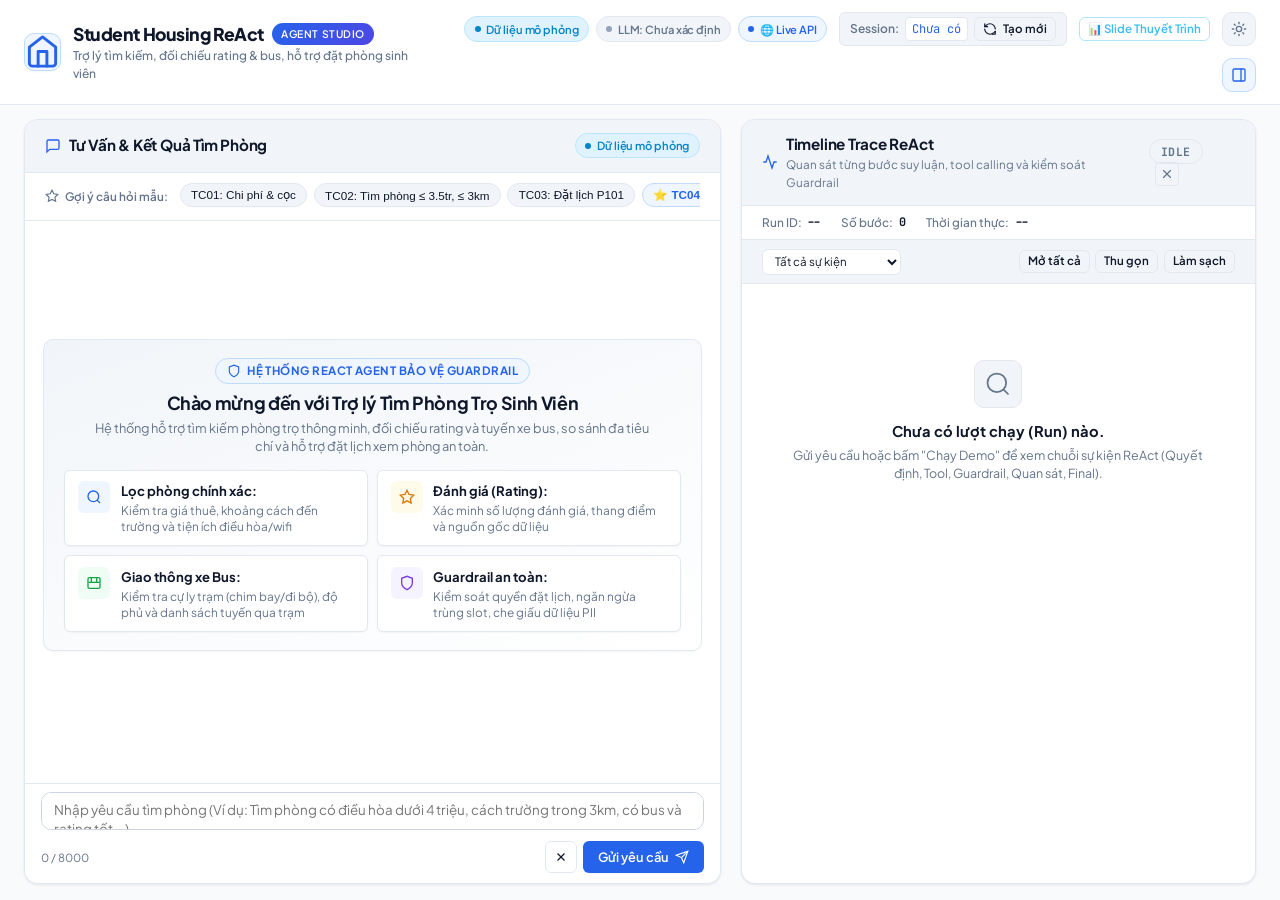
<file: web/index.html>
<!DOCTYPE html>
<html lang="vi">
<head>
  <meta charset="UTF-8">
  <meta name="viewport" content="width=device-width, initial-scale=1.0">
  <meta http-equiv="X-UA-Compatible" content="ie=edge">
  <title>Student Housing ReAct Agent - Trợ lý Tìm Phòng Trọ Sinh Viên</title>
  
  <!-- Fonts: Plus Jakarta Sans & JetBrains Mono for a clean, modern aesthetic -->
  <link rel="preconnect" href="https://fonts.googleapis.com">
  <link rel="preconnect" href="https://fonts.gstatic.com" crossorigin>
  <link href="https://fonts.googleapis.com/css2?family=JetBrains+Mono:wght@400;500;600&family=Plus+Jakarta+Sans:wght@400;500;600;700;800&display=swap" rel="stylesheet">
  
  <link rel="stylesheet" href="styles.css">
</head>
<body>
  <!-- Top App Header -->
  <header class="app-header">
    <div class="header-left">
      <div class="brand-logo" aria-hidden="true">
        <svg class="h-6 w-6 text-primary-brand" viewBox="0 0 24 24" fill="none" stroke="currentColor" stroke-width="2" stroke-linecap="round" stroke-linejoin="round">
          <path d="m3 9 9-7 9 7v11a2 2 0 0 1-2 2H5a2 2 0 0 1-2-2z"/>
          <polyline points="9 22 9 12 15 12 15 22"/>
        </svg>
      </div>
      <div>
        <div class="brand-title-wrap">
          <h1 class="brand-title">Student Housing ReAct</h1>
          <span class="badge badge-accent">Agent Studio</span>
        </div>
        <p class="brand-subtitle">Trợ lý tìm kiếm, đối chiếu rating &amp; bus, hỗ trợ đặt phòng sinh viên</p>
      </div>
    </div>

    <div class="header-right">
      <div class="status-tags" id="header-status-tags">
        <span class="badge badge-simulated" id="badge-data-mode" title="Nguồn dữ liệu">
          <span class="status-dot dot-sky"></span>
          <span>Dữ liệu mô phỏng</span>
        </span>
        <span class="badge badge-neutral" id="badge-llm-mode" title="Chế độ mô hình" role="status" aria-atomic="true">
          <span class="status-dot dot-gray"></span>
          <span>LLM: Chưa xác định</span>
        </span>
        <span class="badge badge-info" id="badge-conn-mode" title="Trạng thái kết nối">
          <span class="status-dot dot-blue"></span>
          <span>Chế độ: Đang tải...</span>
        </span>
      </div>

      <div class="session-box" id="session-box">
        <span class="session-label">Session:</span>
        <code class="session-code" id="session-id-display">Chưa có</code>
        <button type="button" class="btn btn-xs btn-outline" id="btn-reset-session" title="Làm mới phiên làm việc">
          <svg class="icon-xs" viewBox="0 0 24 24" fill="none" stroke="currentColor" stroke-width="2" stroke-linecap="round" stroke-linejoin="round"><path d="M21 12a9 9 0 0 0-9-9 9.75 9.75 0 0 0-6.74 2.74L3 8"/><path d="M3 3v5h5"/><path d="M3 12a9 9 0 0 0 9 9 9.75 9.75 0 0 0 6.74-2.74L21 16"/><path d="M16 21h5v-5"/></svg>
          <span>Tạo mới</span>
        </button>
      </div>

      <a href="presentation.html" target="_blank" class="btn btn-xs btn-outline" style="text-decoration: none; display: inline-flex; align-items: center; gap: 6px; border-color: rgba(56, 189, 248, 0.4); color: #38bdf8;" title="Mở Slide Thuyết Trình Bài Lab">
        <span>📊 Slide Thuyết Trình</span>
      </a>

      <!-- Theme Mode Toggle Button (Light/Dark) -->
      <button type="button" class="theme-toggle-btn" id="btn-theme-toggle" title="Chuyển đổi giao diện Sáng / Tối" aria-label="Toggle theme">
        <svg class="icon-theme icon-sun" viewBox="0 0 24 24" fill="none" stroke="currentColor" stroke-width="2" stroke-linecap="round" stroke-linejoin="round">
          <circle cx="12" cy="12" r="4"/><path d="M12 2v2"/><path d="M12 20v2"/><path d="m4.93 4.93 1.41 1.41"/><path d="m17.66 17.66 1.41 1.41"/><path d="M2 12h2"/><path d="M20 12h2"/><path d="m6.34 17.66-1.41 1.41"/><path d="m19.07 4.93-1.41 1.41"/>
        </svg>
        <svg class="icon-theme icon-moon" viewBox="0 0 24 24" fill="none" stroke="currentColor" stroke-width="2" stroke-linecap="round" stroke-linejoin="round">
          <path d="M12 3a6 6 0 0 0 9 9 9 9 0 1 1-9-9Z"/>
        </svg>
      </button>

      <!-- Toggle Timeline Trace Sidebar Button (Ctrl+B) -->
      <button type="button" class="sidebar-toggle-btn active" id="btn-toggle-sidebar" title="Toggle Sidebar (Ctrl+B)" aria-label="Toggle Sidebar (Ctrl+B)">
        <svg class="icon-sm" viewBox="0 0 24 24" fill="none" stroke="currentColor" stroke-width="2" stroke-linecap="round" stroke-linejoin="round">
          <rect width="18" height="18" x="3" y="3" rx="2"/>
          <path d="M15 3v18"/>
        </svg>
      </button>
    </div>
  </header>

  <!-- Demo Mode Banner (Hiển thị khi ở chế độ Demo ?demo=1) -->
  <aside class="demo-banner" id="demo-banner" aria-label="Demo Banner" hidden>
    <div class="demo-banner-content">
      <div class="demo-banner-info">
        <div class="demo-banner-badge">
          <svg class="icon-sm" viewBox="0 0 24 24" fill="none" stroke="currentColor" stroke-width="2" stroke-linecap="round" stroke-linejoin="round"><polygon points="13 2 3 14 12 14 11 22 21 10 12 10 13 2"/></svg>
          <span>DEMO MODE</span>
        </div>
        <div>
          <strong class="demo-title">Chế độ Demo Fixture (Kiểm thử độc lập không cần Backend)</strong>
          <span class="demo-desc">Kiểm thử toàn diện 7 kịch bản chuẩn hợp đồng ReAct Agent</span>
        </div>
      </div>
      <div class="demo-controls">
        <label for="demo-scenario-select" class="sr-only">Chọn kịch bản demo</label>
        <select id="demo-scenario-select" class="select select-sm select-dark">
          <option value="TC04">TC04: Tìm phòng, Rating, Bus &amp; Đặt lịch thành công</option>
          <option value="TC02">TC02: Tìm phòng theo giá &amp; khoảng cách (Không book)</option>
          <option value="TC05">TC05: Kết quả rỗng (500k, 100m)</option>
          <option value="TC07_08">TC07/08: Rating chưa xác định &amp; Bus unsupported</option>
          <option value="GT01">G-T01: Thiếu thông tin đặt lịch (NEEDS_INPUT)</option>
          <option value="GT02">G-T02: Chặn đặt lịch ngoài quyền (Guardrail G03 Block)</option>
          <option value="API_ERR">API-ERR: Mô phỏng lỗi máy chủ (Sanitized Error)</option>
        </select>
        <div class="demo-speed-toggle">
          <label class="toggle-label" title="Xem theo nhịp bước để quan sát timeline hoặc xem ngay lập tức">
            <input type="checkbox" id="demo-step-by-step" checked>
            <span>Từng bước (~1s)</span>
          </label>
        </div>
        <button type="button" class="btn btn-sm btn-primary-gradient" id="btn-run-demo">
          <svg class="icon-xs" viewBox="0 0 24 24" fill="none" stroke="currentColor" stroke-width="2" stroke-linecap="round" stroke-linejoin="round"><polygon points="5 3 19 12 5 21 5 3"/></svg>
          <span>Chạy Demo</span>
        </button>
        <button type="button" class="btn btn-sm btn-outline-glass" id="btn-exit-demo" title="Chuyển về chế độ kết nối Backend">Thoát Demo</button>
      </div>
    </div>
  </aside>

  <!-- Mobile View Switcher Tabs (< 960px) -->
  <nav class="mobile-tabs" id="mobile-tabs" aria-label="Chuyển đổi giao diện">
    <button type="button" class="mobile-tab active" data-target="panel-chat">
      <svg class="icon-sm" viewBox="0 0 24 24" fill="none" stroke="currentColor" stroke-width="2"><path d="M21 15a2 2 0 0 1-2 2H7l-4 4V5a2 2 0 0 1 2-2h14a2 2 0 0 1 2 2z"/></svg>
      <span>Hội thoại &amp; Kết quả</span>
    </button>
    <button type="button" class="mobile-tab" data-target="panel-trace">
      <svg class="icon-sm" viewBox="0 0 24 24" fill="none" stroke="currentColor" stroke-width="2"><circle cx="12" cy="12" r="10"/><polyline points="12 6 12 12 16 14"/></svg>
      <span>Timeline Trace (<span id="trace-step-counter">0</span>)</span>
    </button>
  </nav>

  <!-- Two Column Main Container -->
  <main class="main-container">
    <!-- CỘT TRÁI: Hội thoại & Kết quả -->
    <section class="panel panel-left active" id="panel-chat">
      <div class="panel-header">
        <div class="panel-header-title-group">
          <svg class="icon-sm text-primary" viewBox="0 0 24 24" fill="none" stroke="currentColor" stroke-width="2"><path d="M21 15a2 2 0 0 1-2 2H7l-4 4V5a2 2 0 0 1 2-2h14a2 2 0 0 1 2 2z"/></svg>
          <h2 class="panel-title">Tư Vấn &amp; Kết Quả Tìm Phòng</h2>
        </div>
        <div class="panel-header-actions">
          <button type="button" class="btn btn-xs btn-outline open-sidebar-pill" id="btn-open-sidebar" title="Mở Timeline Trace (Ctrl+B)">
            <svg class="icon-xs" viewBox="0 0 24 24" fill="none" stroke="currentColor" stroke-width="2"><rect width="18" height="18" x="3" y="3" rx="2"/><path d="M15 3v18"/></svg>
            <span>Mở Timeline Trace (Ctrl+B)</span>
          </button>
          <span class="simulated-indicator badge badge-simulated">
            <span class="status-dot dot-sky"></span>
            <span>Dữ liệu mô phỏng</span>
          </span>
        </div>
      </div>

      <!-- Quick Prompt Suggestion Chips -->
      <div class="prompt-suggestions">
        <div class="suggestions-header">
          <svg class="icon-xs text-muted" viewBox="0 0 24 24" fill="none" stroke="currentColor" stroke-width="2"><polygon points="12 2 15.09 8.26 22 9.27 17 14.14 18.18 21.02 12 17.77 5.82 21.02 7 14.14 2 9.27 8.91 8.26 12 2"/></svg>
          <span class="suggestions-label">Gợi ý câu hỏi mẫu:</span>
        </div>
        <div class="chips-container" id="prompt-chips">
          <button type="button" class="chip" data-query="Sinh viên năm nhất đi thuê phòng trọ gần trường cần lưu ý những khoản chi phí phát sinh và những thông tin nào trong thỏa thuận đặt cọc?">
            <span>TC01: Chi phí &amp; cọc</span>
          </button>
          <button type="button" class="chip" data-query="Tôi học Trường mẫu của bài lab, tìm giúp tôi các phòng trọ còn trống có giá không quá 3,5 triệu đồng/tháng và cách trường không quá 3 km.">
            <span>TC02: Tìm phòng ≤ 3.5tr, ≤ 3km</span>
          </button>
          <button type="button" class="chip" data-query="Tôi muốn đặt lịch xem phòng mã P101 vào lúc 09:30 ngày 18/09/2026 theo giờ Việt Nam, mã sinh viên SV2026001, số điện thoại: 0912345678.">
            <span>TC03: Đặt lịch P101</span>
          </button>
          <button type="button" class="chip chip-highlight" data-query="Tôi là sinh viên SV2026001, học Trường mẫu của bài lab, số điện thoại 0912345678. Hãy tìm phòng trọ còn trống có điều hòa, giá không quá 4 triệu đồng/tháng và cách trường không quá 3 km. Phòng phải có rating từ 4/5 với ít nhất 20 lượt đánh giá và có tuyến bus tại trạm trong 500 m. Trong các phòng đạt đủ điều kiện, chọn phòng gần trường nhất; nếu bằng khoảng cách thì chọn phòng rẻ hơn, nếu vẫn bằng nhau thì chọn mã phòng nhỏ nhất. Sau đó đặt lịch xem phòng đó vào 15:00 ngày 16/09/2026 theo giờ Việt Nam.">
            <span>⭐ TC04: Đa bước (Rating, Bus &amp; Đặt lịch)</span>
          </button>
          <button type="button" class="chip" data-query="Tôi học Trường mẫu của bài lab, tìm giúp tôi phòng trọ còn trống có giá không quá 500 nghìn đồng/tháng và cách trường không quá 100 mét.">
            <span>TC05: 500k, 100m (Kết quả rỗng)</span>
          </button>
          <button type="button" class="chip" data-query="Tôi là sinh viên SV2026001, số điện thoại 0912345678. Hãy tìm phòng trọ còn trống có điều hòa, giá không quá 4 triệu đồng/tháng và cách trường không quá 3 km. Chọn phòng gần trường nhất, sau đó đặt lịch xem phòng đó vào 15:00 ngày 16/09/2026 theo giờ Việt Nam.">
            <span>💬 Chưa có tên trường (Agent hỏi lại)</span>
          </button>
        </div>
      </div>

      <!-- Messages & Results Container -->
      <div class="chat-viewport" id="chat-viewport">
        <!-- Welcome card with Bento-style features -->
        <div class="welcome-card" id="welcome-card">
          <div class="welcome-badge">
            <svg class="icon-sm text-primary" viewBox="0 0 24 24" fill="none" stroke="currentColor" stroke-width="2"><path d="M12 22s8-4 8-10V5l-8-3-8 3v7c0 6 8 10 8 10z"/></svg>
            <span>HỆ THỐNG REACT AGENT BẢO VỆ GUARDRAIL</span>
          </div>
          <h3>Chào mừng đến với Trợ lý Tìm Phòng Trọ Sinh Viên</h3>
          <p>Hệ thống hỗ trợ tìm kiếm phòng trọ thông minh, đối chiếu rating và tuyến xe bus, so sánh đa tiêu chí và hỗ trợ đặt lịch xem phòng an toàn.</p>
          
          <div class="welcome-features">
            <div class="feat-item">
              <div class="feat-icon-box bg-blue-subtle">
                <svg class="icon-sm text-primary" viewBox="0 0 24 24" fill="none" stroke="currentColor" stroke-width="2"><circle cx="11" cy="11" r="8"/><line x1="21" y1="21" x2="16.65" y2="16.65"/></svg>
              </div>
              <div>
                <strong>Lọc phòng chính xác:</strong>
                <p>Kiểm tra giá thuê, khoảng cách đến trường và tiện ích điều hòa/wifi</p>
              </div>
            </div>
            <div class="feat-item">
              <div class="feat-icon-box bg-amber-subtle">
                <svg class="icon-sm text-warning" viewBox="0 0 24 24" fill="none" stroke="currentColor" stroke-width="2"><polygon points="12 2 15.09 8.26 22 9.27 17 14.14 18.18 21.02 12 17.77 5.82 21.02 7 14.14 2 9.27 8.91 8.26 12 2"/></svg>
              </div>
              <div>
                <strong>Đánh giá (Rating):</strong>
                <p>Xác minh số lượng đánh giá, thang điểm và nguồn gốc dữ liệu</p>
              </div>
            </div>
            <div class="feat-item">
              <div class="feat-icon-box bg-emerald-subtle">
                <svg class="icon-sm text-success" viewBox="0 0 24 24" fill="none" stroke="currentColor" stroke-width="2"><rect x="3" y="4" width="18" height="16" rx="2"/><path d="M4 11h16"/><path d="M8 4v7"/><path d="M16 4v7"/><path d="M6 18h.01"/><path d="M18 18h.01"/></svg>
              </div>
              <div>
                <strong>Giao thông xe Bus:</strong>
                <p>Kiểm tra cự ly trạm (chim bay/đi bộ), độ phủ và danh sách tuyến qua trạm</p>
              </div>
            </div>
            <div class="feat-item">
              <div class="feat-icon-box bg-purple-subtle">
                <svg class="icon-sm text-purple" viewBox="0 0 24 24" fill="none" stroke="currentColor" stroke-width="2"><path d="M12 22s8-4 8-10V5l-8-3-8 3v7c0 6 8 10 8 10z"/></svg>
              </div>
              <div>
                <strong>Guardrail an toàn:</strong>
                <p>Kiểm soát quyền đặt lịch, ngăn ngừa trùng slot, che giấu dữ liệu PII</p>
              </div>
            </div>
          </div>
        </div>

        <!-- Dynamic chat history cards will be injected here -->
        <div class="chat-messages" id="chat-messages"></div>

        <!-- Comparison Cards / Table Container -->
        <section class="results-section" id="results-section" hidden>
          <div class="results-header">
            <div>
              <h3 class="results-title">Bảng So Sánh Phòng Trọ Phù Hợp</h3>
              <p class="results-subtitle">Dữ liệu được đối chiếu đa nguồn và trích xuất từ các quan sát đã xác minh</p>
            </div>
            <div class="results-actions">
              <span class="badge badge-simulated">
                <span class="status-dot dot-sky"></span>
                <span>Dữ liệu mô phỏng</span>
              </span>
              <button type="button" class="btn btn-xs btn-outline" id="btn-toggle-view-mode">
                <svg class="icon-xs" viewBox="0 0 24 24" fill="none" stroke="currentColor" stroke-width="2"><rect x="3" y="3" width="18" height="18" rx="2"/><line x1="3" y1="9" x2="21" y2="9"/><line x1="3" y1="15" x2="21" y2="15"/><line x1="9" y1="3" x2="9" y2="21"/><line x1="15" y1="3" x2="15" y2="21"/></svg>
                <span>Xem dạng bảng</span>
              </button>
            </div>
          </div>
          <div class="room-cards-grid" id="room-cards-container"></div>
          <div class="room-table-container" id="room-table-container" hidden></div>
        </section>

        <!-- Booking Confirmation Section (chỉ hiện khi booking CONFIRMED) -->
        <section class="booking-section" id="booking-section" hidden>
          <div class="booking-card" id="booking-card">
            <!-- Rendered safely in app.js -->
          </div>
        </section>
      </div>

      <!-- Input Area & Controls -->
      <div class="chat-input-area">
        <!-- Multi-turn Needs Input Alert Banner (nếu trạng thái là NEEDS_INPUT) -->
        <div class="needs-input-banner" id="needs-input-banner" hidden>
          <div class="ni-icon-wrap">
            <svg class="icon-sm text-purple" viewBox="0 0 24 24" fill="none" stroke="currentColor" stroke-width="2"><circle cx="12" cy="12" r="10"/><line x1="12" y1="8" x2="12" y2="12"/><line x1="12" y1="16" x2="12.01" y2="16"/></svg>
          </div>
          <div class="ni-text" id="needs-input-message">Agent cần thêm thông tin để tiếp tục xử lý cùng phiên làm việc này.</div>
        </div>

        <!-- Network / Post warning banner -->
        <div class="alert-banner alert-warning" id="post-error-banner" hidden>
          <div class="alert-content-wrap">
            <svg class="icon-sm text-warning" viewBox="0 0 24 24" fill="none" stroke="currentColor" stroke-width="2"><path d="m21.73 18-8-14a2 2 0 0 0-3.48 0l-8 14A2 2 0 0 0 4 21h16a2 2 0 0 0 1.73-3Z"/><line x1="12" y1="9" x2="12" y2="13"/><line x1="12" y1="17" x2="12.01" y2="17"/></svg>
            <div class="alert-text" id="post-error-message"></div>
          </div>
          <button type="button" class="btn btn-xs btn-secondary" id="btn-dismiss-post-error">Đóng</button>
        </div>

        <form class="input-form" id="chat-form">
          <label for="chat-input" class="sr-only">Yêu cầu tìm phòng hoặc đặt lịch</label>
          <div class="textarea-wrapper">
            <textarea
              id="chat-input"
              class="input-textarea"
              rows="1"
              maxlength="8000"
              placeholder="Nhập yêu cầu tìm phòng (Ví dụ: Tìm phòng có điều hòa dưới 4 triệu, cách trường trong 3km, có bus và rating tốt...)"
              required
            ></textarea>
          </div>
          
          <div class="form-bottom-row">
            <div class="input-meta">
              <span class="char-count" id="char-count">0 / 8000</span>
              <span class="typing-indicator" id="typing-indicator" hidden>
                <span class="pulse-dot"></span>
                <span>Đang xử lý chu trình ReAct...</span>
              </span>
            </div>
            <div class="form-actions">
              <button type="button" class="btn btn-outline btn-icon-only" id="btn-clear-input" title="Xóa nội dung ô nhập">
                <svg class="icon-xs" viewBox="0 0 24 24" fill="none" stroke="currentColor" stroke-width="2"><line x1="18" y1="6" x2="6" y2="18"/><line x1="6" y1="6" x2="18" y2="18"/></svg>
                <span class="sr-only">Xóa</span>
              </button>
              <button type="submit" class="btn btn-primary" id="btn-submit-chat">
                <span class="btn-text">Gửi yêu cầu</span>
                <svg class="icon-xs btn-icon-right" viewBox="0 0 24 24" fill="none" stroke="currentColor" stroke-width="2"><line x1="22" y1="2" x2="11" y2="13"/><polygon points="22 2 15 22 11 13 2 9 22 2"/></svg>
                <span class="spinner" id="submit-spinner" hidden></span>
              </button>
            </div>
          </div>
        </form>
      </div>
    </section>

    <!-- CỘT PHẢI: Timeline Trace ReAct -->
    <section class="panel panel-right" id="panel-trace">
      <div class="panel-header trace-panel-header">
        <div class="panel-header-title-group">
          <svg class="icon-sm text-primary" viewBox="0 0 24 24" fill="none" stroke="currentColor" stroke-width="2"><polyline points="22 12 18 12 15 21 9 3 6 12 2 12"/></svg>
          <div>
            <h2 class="panel-title">Timeline Trace ReAct</h2>
            <p class="panel-subtitle">Quan sát từng bước suy luận, tool calling và kiểm soát Guardrail</p>
          </div>
        </div>
        <div class="trace-status-box" id="trace-status-box">
          <span class="status-pill status-idle" id="trace-status-pill">IDLE</span>
          <button type="button" class="btn-close-trace" id="btn-close-trace" title="Thu gọn Timeline Trace (Ctrl+B)" aria-label="Collapse Sidebar">
            <svg class="icon-xs" viewBox="0 0 24 24" fill="none" stroke="currentColor" stroke-width="2" stroke-linecap="round" stroke-linejoin="round"><line x1="18" y1="6" x2="6" y2="18"/><line x1="6" y1="6" x2="18" y2="18"/></svg>
          </button>
        </div>
      </div>

      <!-- Trace Meta Summary Bar -->
      <div class="trace-meta-bar" id="trace-meta-bar">
        <div class="meta-item">
          <span class="meta-label">Run ID:</span>
          <code class="meta-val" id="meta-run-id">--</code>
        </div>
        <div class="meta-item">
          <span class="meta-label">Số bước:</span>
          <span class="meta-val" id="meta-steps-count">0</span>
        </div>
        <div class="meta-item">
          <span class="meta-label">Thời gian thực:</span>
          <span class="meta-val" id="meta-total-duration">--</span>
        </div>
      </div>

      <!-- Trace Controls: Expand/Collapse All & Filter -->
      <div class="trace-controls-bar">
        <div class="trace-filter-group">
          <label for="trace-filter" class="sr-only">Lọc loại sự kiện</label>
          <select id="trace-filter" class="select select-xs">
            <option value="ALL">Tất cả sự kiện</option>
            <option value="MODEL_DECISION">Tóm tắt quyết định</option>
            <option value="TOOL">Gọi công cụ (Tool)</option>
            <option value="GUARDRAIL_CHECK">Kiểm tra Guardrail</option>
            <option value="FINAL_ANSWER">Câu trả lời cuối</option>
          </select>
        </div>
        <div class="trace-toggle-buttons">
          <button type="button" class="btn btn-xs btn-outline" id="btn-expand-all-trace">Mở tất cả</button>
          <button type="button" class="btn btn-xs btn-outline" id="btn-collapse-all-trace">Thu gọn</button>
          <button type="button" class="btn btn-xs btn-outline" id="btn-clear-trace">Làm sạch</button>
        </div>
      </div>

      <!-- Trace Timeline Events List Container -->
      <div class="trace-viewport" id="trace-viewport">
        <div class="trace-empty-state" id="trace-empty-state">
          <div class="trace-empty-icon-box">
            <svg class="icon-lg text-muted" viewBox="0 0 24 24" fill="none" stroke="currentColor" stroke-width="1.5"><circle cx="11" cy="11" r="8"/><line x1="21" y1="21" x2="16.65" y2="16.65"/></svg>
          </div>
          <p>Chưa có lượt chạy (Run) nào.</p>
          <small>Gửi yêu cầu hoặc bấm "Chạy Demo" để xem chuỗi sự kiện ReAct (Quyết định, Tool, Guardrail, Quan sát, Final).</small>
        </div>
        <ol class="trace-timeline-list" id="trace-events-list"></ol>
      </div>
    </section>
  </main>

  <!-- Notification Toast Container -->
  <div class="toast-container" id="toast-container" aria-live="polite"></div>

  <!-- JavaScript Entry Point -->
  <script src="app.js"></script>
</body>
</html>
</file>
<file: web/styles.css>
/* ==========================================================================
   Student Housing ReAct Agent - Professional UI / UX Design System
   Inspired by shadcn/ui, Tailwind CSS & Swiss Minimalism
   ========================================================================== */

:root {
  --font-sans: "Plus Jakarta Sans", system-ui, -apple-system, BlinkMacSystemFont, "Segoe UI", Roboto, sans-serif;
  --font-mono: "JetBrains Mono", ui-monospace, SFMono-Regular, Menlo, Monaco, Consolas, monospace;

  /* Surface & Base Colors (Light Mode) */
  --bg-app: #f8fafc;
  --bg-card: #ffffff;
  --bg-card-subtle: #f1f5f9;
  --bg-card-hover: #f8fafc;
  --bg-header: rgba(255, 255, 255, 0.88);
  --bg-input: #ffffff;

  /* Borders */
  --border-subtle: #e2e8f0;
  --border-strong: #cbd5e1;
  --border-focus: #2563eb;

  /* Typography */
  --text-main: #0f172a;
  --text-muted: #64748b;
  --text-subtle: #94a3b8;
  --text-inverse: #ffffff;

  /* Brand Accents */
  --primary: #0f172a;
  --primary-foreground: #ffffff;
  --primary-brand: #2563eb;
  --primary-brand-hover: #1d4ed8;
  --primary-subtle: #eff6ff;
  --primary-subtle-border: #bfdbfe;

  /* Semantic Feedback */
  --success: #16a34a;
  --success-subtle: #f0fdf4;
  --success-border: #bbf7d0;

  --warning: #d97706;
  --warning-subtle: #fffbeb;
  --warning-border: #fde68a;

  --danger: #dc2626;
  --danger-subtle: #fef2f2;
  --danger-border: #fecaca;

  --purple: #7c3aed;
  --purple-subtle: #f5f3ff;
  --purple-border: #ddd6fe;

  --simulated: #0284c7;
  --simulated-bg: #e0f2fe;
  --simulated-border: #bae6fd;

  /* Shadows */
  --shadow-xs: 0 1px 2px 0 rgba(0, 0, 0, 0.04);
  --shadow-sm: 0 1px 3px 0 rgba(0, 0, 0, 0.08), 0 1px 2px -1px rgba(0, 0, 0, 0.04);
  --shadow-md: 0 4px 6px -1px rgba(0, 0, 0, 0.08), 0 2px 4px -2px rgba(0, 0, 0, 0.04);
  --shadow-lg: 0 10px 15px -3px rgba(0, 0, 0, 0.08), 0 4px 6px -4px rgba(0, 0, 0, 0.04);

  /* Radius & Motion */
  --radius-xs: 4px;
  --radius-sm: 6px;
  --radius-md: 10px;
  --radius-lg: 14px;
  --radius-full: 9999px;

  --transition-fast: 150ms cubic-bezier(0.4, 0, 0.2, 1);
  --transition-normal: 200ms cubic-bezier(0.4, 0, 0.2, 1);
}

/* Dark Mode Tokens */
.dark {
  --bg-app: #090d16;
  --bg-card: #111827;
  --bg-card-subtle: #1a2234;
  --bg-card-hover: #1e293b;
  --bg-header: rgba(17, 24, 39, 0.88);
  --bg-input: #111827;

  --border-subtle: #1f293d;
  --border-strong: #374151;
  --border-focus: #3b82f6;

  --text-main: #f8fafc;
  --text-muted: #94a3b8;
  --text-subtle: #64748b;
  --text-inverse: #0f172a;

  --primary: #f8fafc;
  --primary-foreground: #0f172a;
  --primary-brand: #3b82f6;
  --primary-brand-hover: #60a5fa;
  --primary-subtle: rgba(59, 130, 246, 0.12);
  --primary-subtle-border: rgba(59, 130, 246, 0.28);

  --success: #22c55e;
  --success-subtle: rgba(34, 197, 94, 0.12);
  --success-border: rgba(34, 197, 94, 0.28);

  --warning: #f59e0b;
  --warning-subtle: rgba(245, 158, 11, 0.12);
  --warning-border: rgba(245, 158, 11, 0.28);

  --danger: #ef4444;
  --danger-subtle: rgba(239, 68, 68, 0.12);
  --danger-border: rgba(239, 68, 68, 0.28);

  --purple: #a855f7;
  --purple-subtle: rgba(168, 85, 247, 0.12);
  --purple-border: rgba(168, 85, 247, 0.28);

  --simulated: #38bdf8;
  --simulated-bg: rgba(56, 189, 248, 0.12);
  --simulated-border: rgba(56, 189, 248, 0.28);

  --shadow-xs: 0 1px 2px 0 rgba(0, 0, 0, 0.2);
  --shadow-sm: 0 1px 3px 0 rgba(0, 0, 0, 0.3);
  --shadow-md: 0 4px 6px -1px rgba(0, 0, 0, 0.35);
  --shadow-lg: 0 10px 15px -3px rgba(0, 0, 0, 0.45);
}

/* ==========================================================================
   CSS Reset & Base
   ========================================================================== */
*, *::before, *::after {
  box-sizing: border-box;
  margin: 0;
  padding: 0;
}

[hidden] {
  display: none !important;
}

/* ==========================================================================
   Universal Sleek Custom Scrollbars (Chuẩn Modern UI / shadcn)
   ========================================================================== */
* {
  scrollbar-width: thin;
  scrollbar-color: rgba(148, 163, 184, 0.35) transparent;
}

::-webkit-scrollbar {
  width: 6px;
  height: 6px;
}

::-webkit-scrollbar-track {
  background: transparent;
}

::-webkit-scrollbar-thumb {
  background: rgba(148, 163, 184, 0.28);
  border-radius: 9999px;
}

::-webkit-scrollbar-thumb:hover {
  background: var(--primary-brand);
}

.dark * {
  scrollbar-color: rgba(148, 163, 184, 0.25) transparent;
}

.dark ::-webkit-scrollbar-thumb {
  background: rgba(148, 163, 184, 0.22);
}

.dark ::-webkit-scrollbar-thumb:hover {
  background: var(--primary-brand);
}

html, body {
  height: 100vh;
  max-height: 100vh;
  overflow: hidden;
}

body {
  font-family: var(--font-sans);
  background-color: var(--bg-app);
  color: var(--text-main);
  line-height: 1.5;
  -webkit-font-smoothing: antialiased;
  display: flex;
  flex-direction: column;
  transition: background-color var(--transition-normal), color var(--transition-normal);
}

/* Accessibility */
.sr-only {
  position: absolute;
  width: 1px;
  height: 1px;
  padding: 0;
  margin: -1px;
  overflow: hidden;
  clip: rect(0, 0, 0, 0);
  white-space: nowrap;
  border: 0;
}

:focus-visible {
  outline: 2px solid var(--border-focus);
  outline-offset: 2px;
}

@media (prefers-reduced-motion: reduce) {
  *, *::before, *::after {
    animation-duration: 0.01ms !important;
    animation-iteration-count: 1 !important;
    transition-duration: 0.01ms !important;
    scroll-behavior: auto !important;
  }
}

/* Common SVG Icon Sizing */
.icon-xs { width: 14px; height: 14px; flex-shrink: 0; }
.icon-sm { width: 16px; height: 16px; flex-shrink: 0; }
.icon-md { width: 20px; height: 20px; flex-shrink: 0; }
.icon-lg { width: 28px; height: 28px; flex-shrink: 0; }

.text-primary { color: var(--primary-brand); }
.text-success { color: var(--success); }
.text-warning { color: var(--warning); }
.text-danger { color: var(--danger); }
.text-purple { color: var(--purple); }
.text-muted { color: var(--text-muted); }

/* ==========================================================================
   Header Component
   ========================================================================== */
.app-header {
  background-color: var(--bg-header);
  backdrop-filter: blur(12px);
  -webkit-backdrop-filter: blur(12px);
  border-bottom: 1px solid var(--border-subtle);
  padding: 0.75rem 1.5rem;
  display: flex;
  align-items: center;
  justify-content: space-between;
  gap: 1rem;
  position: sticky;
  top: 0;
  z-index: 40;
  flex-shrink: 0;
  transition: border-color var(--transition-normal), background-color var(--transition-normal);
}

.header-left {
  display: flex;
  align-items: center;
  gap: 0.75rem;
}

.brand-logo {
  width: 38px;
  height: 38px;
  border-radius: var(--radius-md);
  background: var(--primary-subtle);
  border: 1px solid var(--primary-subtle-border);
  display: flex;
  align-items: center;
  justify-content: center;
  color: var(--primary-brand);
  box-shadow: var(--shadow-xs);
}

.brand-title-wrap {
  display: flex;
  align-items: center;
  gap: 0.5rem;
}

.brand-title {
  font-size: 1.1rem;
  font-weight: 800;
  letter-spacing: -0.025em;
  color: var(--text-main);
}

.brand-subtitle {
  font-size: 0.75rem;
  color: var(--text-muted);
  font-weight: 500;
}

.header-right {
  display: flex;
  align-items: center;
  gap: 0.75rem;
  flex-wrap: wrap;
  justify-content: flex-end;
}

.status-tags {
  display: flex;
  align-items: center;
  gap: 0.4rem;
}

/* Status Dots */
.status-dot {
  width: 6px;
  height: 6px;
  border-radius: 50%;
  display: inline-block;
}
.dot-sky { background-color: var(--simulated); }
.dot-blue { background-color: var(--primary-brand); }
.dot-green { background-color: var(--success); }
.dot-amber { background-color: var(--warning); }
.dot-gray { background-color: var(--text-subtle); }

.session-box {
  display: inline-flex;
  align-items: center;
  gap: 0.4rem;
  background: var(--bg-card-subtle);
  border: 1px solid var(--border-subtle);
  padding: 0.25rem 0.6rem;
  border-radius: var(--radius-sm);
  font-size: 0.75rem;
}

.session-label {
  color: var(--text-muted);
  font-weight: 600;
}

.session-code {
  font-family: var(--font-mono);
  color: var(--primary-brand);
  background: var(--bg-card);
  padding: 0.1rem 0.35rem;
  border-radius: var(--radius-xs);
  border: 1px solid var(--border-subtle);
  font-size: 0.75rem;
}

/* Theme Toggle Button */
.theme-toggle-btn {
  background: var(--bg-card-subtle);
  border: 1px solid var(--border-subtle);
  color: var(--text-muted);
  width: 34px;
  height: 34px;
  border-radius: var(--radius-md);
  display: flex;
  align-items: center;
  justify-content: center;
  cursor: pointer;
  transition: all var(--transition-fast);
}

.theme-toggle-btn:hover {
  color: var(--text-main);
  background: var(--bg-card-hover);
  border-color: var(--border-strong);
}

.icon-sun { display: block; width: 16px; height: 16px; }
.icon-moon { display: none; width: 16px; height: 16px; }

.dark .icon-sun { display: none; }
.dark .icon-moon { display: block; }

/* Sidebar Toggle Button */
.sidebar-toggle-btn {
  background: var(--bg-card-subtle);
  border: 1px solid var(--border-subtle);
  color: var(--text-muted);
  width: 34px;
  height: 34px;
  border-radius: var(--radius-md);
  display: flex;
  align-items: center;
  justify-content: center;
  cursor: pointer;
  transition: all var(--transition-fast);
  position: relative;
}

.sidebar-toggle-btn:hover {
  color: var(--text-main);
  background: var(--bg-card-hover);
  border-color: var(--border-strong);
}

.sidebar-toggle-btn.active {
  color: var(--primary-brand);
  background: var(--primary-subtle);
  border-color: var(--primary-subtle-border);
}

.sidebar-toggle-btn:focus-visible {
  outline: 2px solid var(--border-focus);
}

/* ==========================================================================
   Badges & Pills
   ========================================================================== */
.badge {
  display: inline-flex;
  align-items: center;
  gap: 0.35rem;
  padding: 0.2rem 0.6rem;
  border-radius: var(--radius-full);
  font-size: 0.7rem;
  font-weight: 600;
  letter-spacing: -0.01em;
  white-space: nowrap;
}

.badge-simulated {
  background-color: var(--simulated-bg);
  color: var(--simulated);
  border: 1px solid var(--simulated-border);
}

.badge-neutral {
  background-color: var(--bg-card-subtle);
  color: var(--text-muted);
  border: 1px solid var(--border-subtle);
}

.badge-info {
  background-color: var(--primary-subtle);
  color: var(--primary-brand);
  border: 1px solid var(--primary-subtle-border);
}

.badge-success {
  background-color: var(--success-subtle);
  color: var(--success);
  border: 1px solid var(--success-border);
}

.badge-warning {
  background-color: var(--warning-subtle);
  color: var(--warning);
  border: 1px solid var(--warning-border);
}

.badge-danger {
  background-color: var(--danger-subtle);
  color: var(--danger);
  border: 1px solid var(--danger-border);
}

.badge-purple {
  background-color: var(--purple-subtle);
  color: var(--purple);
  border: 1px solid var(--purple-border);
}

.badge-accent {
  background: linear-gradient(135deg, var(--primary-brand) 0%, #4f46e5 100%);
  color: #ffffff;
  font-size: 0.65rem;
  text-transform: uppercase;
  letter-spacing: 0.05em;
}

/* ==========================================================================
   Buttons & Inputs
   ========================================================================== */
.btn {
  display: inline-flex;
  align-items: center;
  justify-content: center;
  gap: 0.4rem;
  font-family: var(--font-sans);
  font-size: 0.82rem;
  font-weight: 600;
  padding: 0.45rem 0.9rem;
  border-radius: var(--radius-sm);
  border: 1px solid transparent;
  cursor: pointer;
  transition: all var(--transition-fast);
  line-height: 1.3;
}

.btn:disabled {
  opacity: 0.55;
  cursor: not-allowed;
}

.btn-primary {
  background-color: var(--primary-brand);
  color: #ffffff;
  box-shadow: var(--shadow-xs);
}

.btn-primary:hover:not(:disabled) {
  background-color: var(--primary-brand-hover);
  transform: translateY(-1px);
}

.btn-outline {
  background-color: transparent;
  border-color: var(--border-subtle);
  color: var(--text-main);
}

.btn-outline:hover:not(:disabled) {
  background-color: var(--bg-card-subtle);
  border-color: var(--border-strong);
}

.btn-secondary {
  background-color: var(--bg-card-subtle);
  color: var(--text-main);
  border: 1px solid var(--border-subtle);
}

.btn-secondary:hover:not(:disabled) {
  background-color: var(--border-subtle);
}

.btn-icon-only {
  padding: 0.45rem;
}

.btn-xs {
  font-size: 0.72rem;
  padding: 0.2rem 0.5rem;
}

.btn-sm {
  font-size: 0.78rem;
  padding: 0.35rem 0.75rem;
}

.btn-primary-gradient {
  background: linear-gradient(135deg, #3b82f6 0%, #2563eb 100%);
  color: #ffffff;
  border: none;
  font-weight: 600;
  box-shadow: 0 2px 4px rgba(37, 99, 235, 0.3);
}

.btn-primary-gradient:hover:not(:disabled) {
  background: linear-gradient(135deg, #60a5fa 0%, #1d4ed8 100%);
  transform: translateY(-1px);
}

.btn-outline-glass {
  background: rgba(255, 255, 255, 0.1);
  color: #ffffff;
  border: 1px solid rgba(255, 255, 255, 0.25);
  backdrop-filter: blur(8px);
}

.btn-outline-glass:hover {
  background: rgba(255, 255, 255, 0.2);
}

.select {
  font-family: var(--font-sans);
  border: 1px solid var(--border-subtle);
  border-radius: var(--radius-sm);
  background-color: var(--bg-card);
  color: var(--text-main);
  padding: 0.35rem 0.65rem;
  font-size: 0.8rem;
  outline: none;
  cursor: pointer;
  transition: border-color var(--transition-fast);
}

.select:focus {
  border-color: var(--border-focus);
}

.select-sm {
  font-size: 0.78rem;
  padding: 0.3rem 0.6rem;
}

.select-xs {
  font-size: 0.72rem;
  padding: 0.2rem 0.5rem;
}

.select-dark {
  background-color: rgba(15, 23, 42, 0.75);
  border-color: rgba(255, 255, 255, 0.2);
  color: #ffffff;
}

.select-dark option {
  background-color: #0f172a;
  color: #ffffff;
}

/* ==========================================================================
   Demo Banner
   ========================================================================== */
.demo-banner {
  background: linear-gradient(90deg, #0f172a 0%, #1e3a8a 100%);
  color: #ffffff;
  padding: 0.65rem 1.5rem;
  border-bottom: 1px solid rgba(59, 130, 246, 0.4);
  box-shadow: var(--shadow-sm);
  flex-shrink: 0;
}

.demo-banner-content {
  display: flex;
  align-items: center;
  justify-content: space-between;
  gap: 1rem;
  flex-wrap: wrap;
}

.demo-banner-info {
  display: flex;
  align-items: center;
  gap: 0.75rem;
}

.demo-banner-badge {
  display: inline-flex;
  align-items: center;
  gap: 0.3rem;
  background: rgba(59, 130, 246, 0.25);
  border: 1px solid rgba(59, 130, 246, 0.5);
  color: #93c5fd;
  padding: 0.15rem 0.5rem;
  border-radius: var(--radius-sm);
  font-size: 0.68rem;
  font-weight: 700;
  letter-spacing: 0.05em;
}

.demo-title {
  display: block;
  font-size: 0.85rem;
  font-weight: 700;
}

.demo-desc {
  display: block;
  font-size: 0.73rem;
  color: #cbd5e1;
}

.demo-controls {
  display: flex;
  align-items: center;
  gap: 0.5rem;
  flex-wrap: wrap;
}

.demo-speed-toggle {
  display: inline-flex;
  align-items: center;
  font-size: 0.75rem;
  color: #e2e8f0;
}

.toggle-label {
  display: inline-flex;
  align-items: center;
  gap: 0.35rem;
  cursor: pointer;
}

/* ==========================================================================
   Mobile Tabs
   ========================================================================== */
.mobile-tabs {
  display: none;
  background-color: var(--bg-card);
  border-bottom: 1px solid var(--border-subtle);
  padding: 0.25rem 0.75rem 0;
  gap: 0.5rem;
}

.mobile-tab {
  flex: 1;
  background: transparent;
  border: none;
  border-bottom: 2px solid transparent;
  padding: 0.6rem 0.5rem;
  font-size: 0.82rem;
  font-weight: 600;
  color: var(--text-muted);
  cursor: pointer;
  display: flex;
  align-items: center;
  justify-content: center;
  gap: 0.4rem;
  transition: all var(--transition-fast);
}

.mobile-tab.active {
  color: var(--primary-brand);
  border-bottom-color: var(--primary-brand);
}

/* ==========================================================================
   Two-Column Main Container
   ========================================================================== */
.main-container {
  display: grid;
  grid-template-columns: 1.15fr 0.85fr;
  grid-template-rows: minmax(0, 1fr);
  gap: 1.25rem;
  padding: 0.85rem 1.5rem 1rem;
  max-width: 1720px;
  margin: 0 auto;
  width: 100%;
  flex: 1;
  min-height: 0;
  height: 100%;
  max-height: 100%;
  overflow: hidden;
  transition: grid-template-columns 0.25s cubic-bezier(0.16, 1, 0.3, 1);
}

/* Sidebar Collapsed State */
.main-container.sidebar-collapsed {
  grid-template-columns: 1fr;
}

.main-container.sidebar-collapsed #panel-trace {
  display: none !important;
}

.main-container.sidebar-collapsed .open-sidebar-pill {
  display: inline-flex;
}

.open-sidebar-pill {
  display: none;
  align-items: center;
  gap: 0.35rem;
  font-size: 0.72rem;
  padding: 0.2rem 0.6rem;
  border-radius: var(--radius-full);
  color: var(--primary-brand);
  background: var(--primary-subtle);
  border-color: var(--primary-subtle-border);
  cursor: pointer;
  transition: all var(--transition-fast);
}

.open-sidebar-pill:hover {
  background: var(--primary-brand);
  color: #ffffff;
}

.btn-close-trace {
  background: transparent;
  border: 1px solid var(--border-subtle);
  color: var(--text-muted);
  width: 24px;
  height: 24px;
  border-radius: var(--radius-xs);
  display: inline-flex;
  align-items: center;
  justify-content: center;
  cursor: pointer;
  transition: all var(--transition-fast);
  margin-left: 0.4rem;
}

.btn-close-trace:hover {
  color: var(--danger);
  background: var(--danger-subtle);
  border-color: var(--danger-border);
}

.panel-header-actions {
  display: flex;
  align-items: center;
  gap: 0.5rem;
}

.panel {
  background-color: var(--bg-card);
  border: 1px solid var(--border-subtle);
  border-radius: var(--radius-lg);
  display: flex;
  flex-direction: column;
  box-shadow: var(--shadow-sm);
  overflow: hidden;
  height: 100%;
  min-height: 0;
  max-height: 100%;
  transition: border-color var(--transition-normal), background-color var(--transition-normal);
}

.panel-header {
  padding: 0.85rem 1.25rem;
  border-bottom: 1px solid var(--border-subtle);
  display: flex;
  align-items: center;
  justify-content: space-between;
  gap: 0.75rem;
  background: var(--bg-card-subtle);
  flex-shrink: 0;
}

.panel-header-title-group {
  display: flex;
  align-items: center;
  gap: 0.5rem;
}

.panel-title {
  font-size: 0.95rem;
  font-weight: 700;
  letter-spacing: -0.015em;
  color: var(--text-main);
}

.panel-subtitle {
  font-size: 0.73rem;
  color: var(--text-muted);
}

/* ==========================================================================
   Left Panel: Prompt Suggestions & Welcome
   ========================================================================== */
.prompt-suggestions {
  padding: 0.65rem 1.25rem;
  background-color: var(--bg-card);
  border-bottom: 1px solid var(--border-subtle);
  display: flex;
  align-items: center;
  gap: 0.75rem;
  flex-shrink: 0;
}

.suggestions-header {
  display: flex;
  align-items: center;
  gap: 0.35rem;
  white-space: nowrap;
}

.suggestions-label {
  font-size: 0.73rem;
  font-weight: 600;
  color: var(--text-muted);
}

.chips-container {
  display: flex;
  gap: 0.4rem;
  overflow-x: auto;
  padding-bottom: 2px;
}

.chips-container::-webkit-scrollbar {
  height: 3px;
}
.chips-container::-webkit-scrollbar-thumb {
  background: var(--border-subtle);
  border-radius: 4px;
}

.chip {
  background-color: var(--bg-card-subtle);
  border: 1px solid var(--border-subtle);
  color: var(--text-main);
  padding: 0.25rem 0.65rem;
  border-radius: var(--radius-full);
  font-size: 0.73rem;
  font-weight: 500;
  white-space: nowrap;
  cursor: pointer;
  transition: all var(--transition-fast);
}

.chip:hover {
  background-color: var(--primary-subtle);
  border-color: var(--primary-subtle-border);
  color: var(--primary-brand);
  transform: translateY(-1px);
}

.chip-highlight {
  background: var(--primary-subtle);
  border-color: var(--primary-subtle-border);
  color: var(--primary-brand);
  font-weight: 600;
}

.chat-viewport {
  flex: 1;
  min-height: 0;
  overflow-y: auto;
  padding: 0.75rem 1.15rem;
  display: flex;
  flex-direction: column;
  gap: 0.85rem;
  scroll-behavior: smooth;
}

/* Welcome Card (Compact Bento Grid) */
.welcome-card {
  padding: 1.1rem 1.25rem;
  background: linear-gradient(160deg, var(--bg-card-subtle) 0%, var(--bg-card) 100%);
  border-radius: var(--radius-md);
  border: 1px solid var(--border-subtle);
  box-shadow: var(--shadow-xs);
  text-align: center;
  margin: auto 0;
  display: flex;
  flex-direction: column;
  align-items: center;
  width: 100%;
  max-width: 680px;
}

.welcome-badge {
  display: inline-flex;
  align-items: center;
  gap: 0.4rem;
  background: var(--primary-subtle);
  border: 1px solid var(--primary-subtle-border);
  color: var(--primary-brand);
  padding: 0.2rem 0.65rem;
  border-radius: var(--radius-full);
  font-size: 0.72rem;
  font-weight: 700;
  letter-spacing: 0.04em;
  margin-bottom: 0.45rem;
}

.welcome-badge svg {
  width: 14px;
  height: 14px;
  flex-shrink: 0;
}

.welcome-card h3 {
  font-size: 1.12rem;
  font-weight: 700;
  letter-spacing: -0.02em;
  color: var(--text-main);
  margin-bottom: 0.25rem;
  line-height: 1.35;
}

.welcome-card > p {
  font-size: 0.8rem;
  line-height: 1.45;
  color: var(--text-muted);
  max-width: 560px;
  margin: 0 auto 0.85rem;
}

.welcome-features {
  display: grid;
  grid-template-columns: repeat(2, 1fr);
  gap: 0.55rem;
  text-align: left;
  width: 100%;
}

.feat-item {
  background: var(--bg-card);
  padding: 0.65rem 0.8rem;
  border-radius: var(--radius-sm);
  border: 1px solid var(--border-subtle);
  display: flex;
  align-items: flex-start;
  gap: 0.65rem;
  box-shadow: var(--shadow-xs);
  transition: transform var(--transition-fast), border-color var(--transition-fast);
}

.feat-item:hover {
  transform: translateY(-1px);
  border-color: var(--border-strong);
}

.feat-icon-box {
  width: 32px;
  height: 32px;
  border-radius: var(--radius-sm);
  display: flex;
  align-items: center;
  justify-content: center;
  flex-shrink: 0;
}

.feat-icon-box svg {
  width: 16px;
  height: 16px;
  flex-shrink: 0;
}

.bg-blue-subtle { background-color: var(--primary-subtle); }
.bg-amber-subtle { background-color: var(--warning-subtle); }
.bg-emerald-subtle { background-color: var(--success-subtle); }
.bg-purple-subtle { background-color: var(--purple-subtle); }

.feat-item strong {
  font-size: 0.82rem;
  font-weight: 700;
  color: var(--text-main);
  display: block;
  margin-bottom: 0.15rem;
}

.feat-item p {
  font-size: 0.74rem;
  color: var(--text-muted);
  margin: 0;
  line-height: 1.35;
}

/* Chat Messages */
.chat-messages {
  display: flex;
  flex-direction: column;
  gap: 1rem;
}

.msg-wrapper {
  display: flex;
  flex-direction: column;
  gap: 0.35rem;
  max-width: 88%;
}

.msg-user {
  align-self: flex-end;
}

.msg-assistant {
  align-self: flex-start;
}

.msg-header {
  display: flex;
  align-items: center;
  gap: 0.4rem;
  font-size: 0.72rem;
  color: var(--text-muted);
}

.msg-user .msg-header {
  justify-content: flex-end;
}

.msg-body {
  padding: 0.85rem 1.15rem;
  border-radius: var(--radius-md);
  font-size: 0.86rem;
  line-height: 1.6;
  white-space: pre-wrap;
  word-break: break-word;
  box-shadow: var(--shadow-xs);
}

.msg-user .msg-body {
  background-color: var(--primary-brand);
  color: #ffffff;
  border-bottom-right-radius: 3px;
}

.msg-assistant .msg-body {
  background-color: var(--bg-card-subtle);
  border: 1px solid var(--border-subtle);
  color: var(--text-main);
  border-bottom-left-radius: 3px;
}

/* ==========================================================================
   Room Cards Grid & Table View
   ========================================================================== */
.results-section {
  background-color: var(--bg-card);
  border: 1px solid var(--border-subtle);
  border-radius: var(--radius-md);
  padding: 1.1rem;
  box-shadow: var(--shadow-sm);
}

.results-header {
  display: flex;
  align-items: center;
  justify-content: space-between;
  margin-bottom: 1rem;
  padding-bottom: 0.75rem;
  border-bottom: 1px solid var(--border-subtle);
  gap: 0.75rem;
  flex-wrap: wrap;
}

.results-title {
  font-size: 0.95rem;
  font-weight: 700;
  color: var(--text-main);
}

.results-subtitle {
  font-size: 0.72rem;
  color: var(--text-muted);
}

.results-actions {
  display: flex;
  align-items: center;
  gap: 0.5rem;
}

.room-cards-grid {
  display: grid;
  grid-template-columns: repeat(auto-fit, minmax(290px, 1fr));
  gap: 1rem;
}

.room-card {
  background-color: var(--bg-card);
  border: 1px solid var(--border-subtle);
  border-radius: var(--radius-md);
  overflow: hidden;
  display: flex;
  flex-direction: column;
  box-shadow: var(--shadow-xs);
  transition: all var(--transition-normal);
  position: relative;
}

.room-card:hover {
  border-color: var(--primary-brand);
  box-shadow: var(--shadow-md);
  transform: translateY(-2px);
}

.room-card.is-selected {
  border: 2px solid var(--success);
  background-color: var(--success-subtle);
}

.card-banner-strip {
  height: 6px;
  background: linear-gradient(90deg, #3b82f6 0%, #1d4ed8 100%);
}

.room-card.is-selected .card-banner-strip {
  background: linear-gradient(90deg, #10b981 0%, #059669 100%);
}

.card-inner {
  padding: 1rem;
  display: flex;
  flex-direction: column;
  gap: 0.75rem;
  flex: 1;
}

.card-top {
  display: flex;
  align-items: flex-start;
  justify-content: space-between;
  gap: 0.5rem;
}

.card-id-name {
  display: flex;
  flex-direction: column;
  gap: 0.15rem;
}

.room-code-tag {
  font-family: var(--font-mono);
  font-size: 0.68rem;
  font-weight: 700;
  color: var(--primary-brand);
  background: var(--primary-subtle);
  border: 1px solid var(--primary-subtle-border);
  padding: 0.1rem 0.35rem;
  border-radius: var(--radius-xs);
  align-self: flex-start;
}

.room-name {
  font-size: 0.92rem;
  font-weight: 700;
  color: var(--text-main);
  line-height: 1.35;
}

.card-price-dist {
  display: flex;
  align-items: baseline;
  justify-content: space-between;
  background-color: var(--bg-card-subtle);
  padding: 0.5rem 0.75rem;
  border-radius: var(--radius-sm);
  border: 1px solid var(--border-subtle);
}

.room-price {
  font-size: 1rem;
  font-weight: 800;
  color: #b91c1c;
}

.dark .room-price {
  color: #f87171;
}

.room-distance {
  font-size: 0.76rem;
  color: var(--text-muted);
  font-weight: 600;
  display: inline-flex;
  align-items: center;
  gap: 0.25rem;
}

.card-details-grid {
  display: flex;
  flex-direction: column;
  gap: 0.5rem;
  font-size: 0.76rem;
}

.detail-row {
  display: flex;
  align-items: flex-start;
  gap: 0.5rem;
}

.detail-lbl {
  color: var(--text-muted);
  font-weight: 600;
  min-width: 65px;
  display: inline-flex;
  align-items: center;
  gap: 0.25rem;
}

.detail-val {
  flex: 1;
  color: var(--text-main);
}

.amenities-tags {
  display: flex;
  flex-wrap: wrap;
  gap: 0.3rem;
}

.amenity-tag {
  background: var(--bg-card-subtle);
  color: var(--text-main);
  border: 1px solid var(--border-subtle);
  padding: 0.15rem 0.45rem;
  border-radius: var(--radius-xs);
  font-size: 0.68rem;
  font-weight: 500;
}

.selection-reason-box {
  background-color: var(--success-subtle);
  border: 1px solid var(--success-border);
  border-radius: var(--radius-sm);
  padding: 0.55rem 0.75rem;
  font-size: 0.76rem;
  color: var(--success);
  line-height: 1.45;
  display: flex;
  align-items: flex-start;
  gap: 0.4rem;
}

.card-footer {
  display: flex;
  justify-content: space-between;
  align-items: center;
  margin-top: auto;
  padding-top: 0.5rem;
  border-top: 1px dashed var(--border-subtle);
  font-size: 0.7rem;
}

/* Comparison Table View */
.room-table-container {
  overflow-x: auto;
  border-radius: var(--radius-sm);
  border: 1px solid var(--border-subtle);
}

.room-table {
  width: 100%;
  border-collapse: collapse;
  font-size: 0.78rem;
}

.room-table th,
.room-table td {
  padding: 0.65rem 0.85rem;
  text-align: left;
  border-bottom: 1px solid var(--border-subtle);
}

.room-table th {
  background-color: var(--bg-card-subtle);
  font-weight: 700;
  color: var(--text-muted);
}

.room-table tr:hover {
  background-color: var(--bg-card-hover);
}

.room-table tr.selected-row {
  background-color: var(--success-subtle);
  font-weight: 600;
}

/* ==========================================================================
   Booking Confirmation Section
   ========================================================================== */
.booking-section {
  margin-top: 0.5rem;
}

.booking-card {
  background: linear-gradient(135deg, var(--success-subtle) 0%, var(--bg-card) 100%);
  border: 2px solid var(--success);
  border-radius: var(--radius-md);
  padding: 1.25rem;
  box-shadow: var(--shadow-sm);
  position: relative;
  overflow: hidden;
}

.booking-header {
  display: flex;
  align-items: center;
  justify-content: space-between;
  margin-bottom: 0.85rem;
  padding-bottom: 0.65rem;
  border-bottom: 1px solid var(--success-border);
  gap: 0.5rem;
  flex-wrap: wrap;
}

.booking-title {
  display: flex;
  align-items: center;
  gap: 0.5rem;
  font-size: 0.95rem;
  font-weight: 800;
  color: var(--success);
}

.booking-grid {
  display: grid;
  grid-template-columns: repeat(auto-fit, minmax(170px, 1fr));
  gap: 0.75rem;
  margin-bottom: 0.85rem;
}

.booking-item {
  background: var(--bg-card);
  padding: 0.6rem 0.75rem;
  border-radius: var(--radius-sm);
  border: 1px solid var(--success-border);
  display: flex;
  flex-direction: column;
  gap: 0.15rem;
  box-shadow: var(--shadow-xs);
}

.booking-lbl {
  font-size: 0.68rem;
  color: var(--text-muted);
  font-weight: 600;
  text-transform: uppercase;
  letter-spacing: 0.04em;
}

.booking-val {
  font-size: 0.88rem;
  font-weight: 700;
  color: var(--text-main);
}

.booking-footer-note {
  font-size: 0.73rem;
  color: var(--text-muted);
  display: flex;
  align-items: center;
  gap: 0.5rem;
}

/* ==========================================================================
   Chat Input Area & Banners
   ========================================================================== */
.chat-input-area {
  padding: 0.5rem 1rem 0.6rem;
  background-color: var(--bg-card);
  border-top: 1px solid var(--border-subtle);
  display: flex;
  flex-direction: column;
  gap: 0.35rem;
  flex-shrink: 0;
}

.chat-input-area [hidden],
.needs-input-banner[hidden],
.alert-banner[hidden],
.typing-indicator[hidden],
#needs-input-banner[hidden],
#post-error-banner[hidden],
#typing-indicator[hidden] {
  display: none !important;
}

.needs-input-banner {
  background-color: var(--purple-subtle);
  border: 1px solid var(--purple-border);
  border-radius: var(--radius-sm);
  padding: 0.45rem 0.75rem;
  display: flex;
  align-items: center;
  gap: 0.5rem;
  font-size: 0.78rem;
  color: var(--purple);
  animation: pulseSubtle 2s infinite;
}

@keyframes pulseSubtle {
  0%, 100% { opacity: 1; }
  50% { opacity: 0.85; }
}

.alert-banner {
  border-radius: var(--radius-sm);
  padding: 0.45rem 0.75rem;
  display: flex;
  align-items: center;
  justify-content: space-between;
  gap: 0.5rem;
  font-size: 0.78rem;
}

.alert-content-wrap {
  display: flex;
  align-items: center;
  gap: 0.45rem;
}

.input-form {
  display: flex;
  flex-direction: column;
  gap: 0.35rem;
}

.textarea-wrapper {
  position: relative;
}

.input-textarea {
  width: 100%;
  font-family: var(--font-sans);
  font-size: 0.84rem;
  padding: 0.45rem 0.75rem;
  border-radius: var(--radius-md);
  border: 1px solid var(--border-strong);
  background-color: var(--bg-input);
  color: var(--text-main);
  outline: none;
  resize: none;
  min-height: 38px;
  height: 38px;
  max-height: 110px;
  line-height: 1.45;
  transition: border-color var(--transition-fast), box-shadow var(--transition-fast), height var(--transition-fast);
}

.input-textarea:focus {
  border-color: var(--border-focus);
  box-shadow: 0 0 0 3px rgba(37, 99, 235, 0.15);
}

.form-bottom-row {
  display: flex;
  align-items: center;
  justify-content: space-between;
  gap: 0.5rem;
}

.input-meta {
  display: flex;
  align-items: center;
  gap: 0.5rem;
  font-size: 0.7rem;
  color: var(--text-muted);
}

#btn-submit-chat {
  padding: 0.3rem 0.85rem;
  font-size: 0.8rem;
  height: 32px;
}

#btn-clear-input {
  width: 32px;
  height: 32px;
  padding: 0;
}

.typing-indicator {
  color: var(--primary-brand);
  font-weight: 600;
  display: inline-flex;
  align-items: center;
  gap: 0.4rem;
}

.pulse-dot {
  width: 7px;
  height: 7px;
  border-radius: 50%;
  background-color: var(--primary-brand);
  animation: pulse 1s infinite;
}

.form-actions {
  display: flex;
  align-items: center;
  gap: 0.4rem;
}

.spinner {
  width: 14px;
  height: 14px;
  border: 2px solid rgba(255, 255, 255, 0.4);
  border-top-color: #ffffff;
  border-radius: 50%;
  animation: spin 0.65s linear infinite;
  display: inline-block;
}

@keyframes spin {
  to { transform: rotate(360deg); }
}

/* ==========================================================================
   Right Panel: Timeline Trace ReAct
   ========================================================================== */
.trace-panel-header {
  background: var(--bg-card-subtle);
  flex-shrink: 0;
}

.status-pill {
  font-size: 0.72rem;
  font-weight: 700;
  font-family: var(--font-mono);
  padding: 0.25rem 0.7rem;
  border-radius: var(--radius-full);
  letter-spacing: 0.03em;
}

.status-idle {
  background: var(--bg-card-subtle);
  color: var(--text-muted);
  border: 1px solid var(--border-subtle);
}

.status-running {
  background: var(--warning-subtle);
  color: var(--warning);
  border: 1px solid var(--warning-border);
  animation: pulse 1.5s infinite;
}

.status-completed {
  background: var(--success-subtle);
  color: var(--success);
  border: 1px solid var(--success-border);
}

.status-needs-input {
  background: var(--purple-subtle);
  color: var(--purple);
  border: 1px solid var(--purple-border);
}

.status-blocked {
  background: var(--danger-subtle);
  color: var(--danger);
  border: 1px solid var(--danger-border);
}

.status-failed {
  background: var(--danger-subtle);
  color: var(--danger);
  border: 1px solid var(--danger-border);
}

.trace-meta-bar {
  display: flex;
  align-items: center;
  gap: 1.25rem;
  padding: 0.5rem 1.25rem;
  background-color: var(--bg-card);
  border-bottom: 1px solid var(--border-subtle);
  font-size: 0.74rem;
  flex-wrap: wrap;
  flex-shrink: 0;
}

.meta-item {
  display: inline-flex;
  align-items: center;
  gap: 0.35rem;
}

.meta-label {
  color: var(--text-muted);
  font-weight: 500;
}

.meta-val {
  font-family: var(--font-mono);
  font-weight: 700;
  color: var(--text-main);
}

.trace-controls-bar {
  display: flex;
  align-items: center;
  justify-content: space-between;
  gap: 0.5rem;
  padding: 0.5rem 1.25rem;
  background-color: var(--bg-card-subtle);
  border-bottom: 1px solid var(--border-subtle);
  flex-shrink: 0;
}

.trace-toggle-buttons {
  display: flex;
  align-items: center;
  gap: 0.35rem;
}

.trace-viewport {
  flex: 1;
  min-height: 0;
  overflow-y: auto;
  padding: 1.25rem;
}

.trace-empty-state {
  text-align: center;
  padding: 3.5rem 1.5rem;
  color: var(--text-muted);
}

.trace-empty-icon-box {
  width: 48px;
  height: 48px;
  border-radius: var(--radius-md);
  background: var(--bg-card-subtle);
  border: 1px solid var(--border-subtle);
  display: flex;
  align-items: center;
  justify-content: center;
  margin: 0 auto 0.75rem;
}

.trace-empty-state p {
  font-size: 0.92rem;
  font-weight: 700;
  color: var(--text-main);
  margin-bottom: 0.25rem;
}

.trace-empty-state small {
  font-size: 0.78rem;
  color: var(--text-muted);
  line-height: 1.45;
  display: block;
}

/* Timeline Vertical Connector */
.trace-timeline-list {
  list-style: none;
  position: relative;
  padding-left: 1.5rem;
  display: flex;
  flex-direction: column;
  gap: 0.95rem;
}

.trace-timeline-list::before {
  content: "";
  position: absolute;
  top: 0.5rem;
  bottom: 0.5rem;
  left: 0.55rem;
  width: 2px;
  background-color: var(--border-strong);
}

.trace-event-item {
  position: relative;
  background-color: var(--bg-card);
  border: 1px solid var(--border-subtle);
  border-radius: var(--radius-md);
  box-shadow: var(--shadow-xs);
  transition: all var(--transition-normal);
}

.trace-event-item:hover {
  border-color: var(--border-focus);
}

.trace-event-item::before {
  content: "";
  position: absolute;
  top: 0.9rem;
  left: -1.25rem;
  width: 10px;
  height: 10px;
  border-radius: 50%;
  background-color: var(--border-strong);
  border: 2px solid var(--bg-card);
  box-shadow: 0 0 0 1px var(--border-strong);
}

.trace-event-item.type-decision::before {
  background-color: var(--primary-brand);
  box-shadow: 0 0 0 2px rgba(37, 99, 235, 0.25);
}

.trace-event-item.type-tool::before {
  background-color: var(--purple);
  box-shadow: 0 0 0 2px rgba(124, 58, 237, 0.25);
}

.trace-event-item.type-guardrail::before {
  background-color: var(--warning);
  box-shadow: 0 0 0 2px rgba(217, 119, 6, 0.25);
}

.trace-event-item.type-guardrail-block::before {
  background-color: var(--danger);
  box-shadow: 0 0 0 2px rgba(220, 38, 38, 0.25);
}

.trace-event-item.type-final::before {
  background-color: var(--success);
  box-shadow: 0 0 0 2px rgba(22, 163, 74, 0.25);
}

/* Accordion Item Header */
.event-header {
  padding: 0.65rem 0.95rem;
  display: flex;
  align-items: center;
  justify-content: space-between;
  gap: 0.5rem;
  cursor: pointer;
  user-select: none;
  background: var(--bg-card-subtle);
  border-radius: var(--radius-md) var(--radius-md) 0 0;
  transition: background-color var(--transition-fast);
}

.event-header.collapsed {
  border-radius: var(--radius-md);
}

.event-header:hover {
  background-color: var(--bg-card-hover);
}

.event-title-group {
  display: flex;
  align-items: center;
  gap: 0.45rem;
  flex-wrap: wrap;
}

.event-seq-badge {
  font-family: var(--font-mono);
  font-size: 0.68rem;
  font-weight: 700;
  background: var(--bg-card);
  color: var(--text-muted);
  border: 1px solid var(--border-subtle);
  padding: 0.1rem 0.35rem;
  border-radius: var(--radius-xs);
}

.event-type-name {
  font-size: 0.82rem;
  font-weight: 700;
  color: var(--text-main);
}

.event-meta-right {
  display: flex;
  align-items: center;
  gap: 0.5rem;
}

.event-duration {
  font-family: var(--font-mono);
  font-size: 0.7rem;
  color: var(--text-muted);
  background: var(--bg-card);
  border: 1px solid var(--border-subtle);
  padding: 0.1rem 0.35rem;
  border-radius: var(--radius-xs);
}

.chevron-icon {
  font-size: 0.75rem;
  color: var(--text-muted);
  transition: transform var(--transition-normal);
}

.event-header.collapsed .chevron-icon {
  transform: rotate(-90deg);
}

/* Event Body (Collapsible Content) */
.event-body {
  padding: 0.85rem 1rem;
  border-top: 1px solid var(--border-subtle);
  display: flex;
  flex-direction: column;
  gap: 0.65rem;
  font-size: 0.8rem;
}

.event-body.is-hidden {
  display: none;
}

.summary-callout {
  background-color: var(--primary-subtle);
  border-left: 3px solid var(--primary-brand);
  padding: 0.6rem 0.75rem;
  border-radius: 0 var(--radius-sm) var(--radius-sm) 0;
  font-size: 0.82rem;
  color: var(--text-main);
  line-height: 1.5;
}

.summary-meta {
  display: block;
  font-size: 0.68rem;
  color: var(--primary-brand);
  margin-top: 0.3rem;
  font-weight: 700;
  text-transform: uppercase;
  letter-spacing: 0.03em;
}

.model-context-panel {
  display: flex;
  flex-direction: column;
  gap: 0.5rem;
  padding: 0.7rem;
  border: 1px solid var(--border-subtle);
  border-radius: var(--radius-sm);
  background: var(--bg-card-subtle);
}

.model-context-title {
  color: var(--text-main);
  font-weight: 700;
}

.context-details {
  border-top: 1px solid var(--border-subtle);
  padding-top: 0.45rem;
}

.context-details summary {
  cursor: pointer;
  color: var(--primary-brand);
  font-weight: 700;
  user-select: none;
}

.context-details .code-block-wrapper,
.context-note {
  margin-top: 0.45rem;
}

.context-note {
  color: var(--text-muted);
  line-height: 1.45;
}

.guardrail-callout {
  padding: 0.6rem 0.75rem;
  border-radius: var(--radius-sm);
  font-size: 0.8rem;
  display: flex;
  flex-direction: column;
  gap: 0.25rem;
}

.guardrail-allow {
  background-color: var(--success-subtle);
  border-left: 3px solid var(--success);
  color: var(--success);
}

.guardrail-block {
  background-color: var(--danger-subtle);
  border-left: 3px solid var(--danger);
  color: var(--danger);
}

.guardrail-needs-input {
  background-color: var(--purple-subtle);
  border-left: 3px solid var(--purple);
  color: var(--purple);
}

.code-block-wrapper {
  background-color: #0b1120;
  border: 1px solid #1e293b;
  border-radius: var(--radius-sm);
  padding: 0.7rem 0.85rem;
  overflow-x: auto;
}

.code-block-wrapper pre {
  font-family: var(--font-mono);
  font-size: 0.75rem;
  color: #e2e8f0;
  margin: 0;
  white-space: pre-wrap;
  word-break: break-all;
  line-height: 1.45;
}

.evidence-list {
  display: flex;
  flex-direction: column;
  gap: 0.25rem;
  font-size: 0.73rem;
  background: var(--bg-card-subtle);
  padding: 0.5rem 0.75rem;
  border-radius: var(--radius-sm);
}

.evidence-item {
  color: var(--text-muted);
}

/* ==========================================================================
   Toast Notifications
   ========================================================================== */
.toast-container {
  position: fixed;
  bottom: 1.5rem;
  right: 1.5rem;
  display: flex;
  flex-direction: column;
  gap: 0.5rem;
  z-index: 100;
  pointer-events: none;
}

.toast {
  pointer-events: auto;
  padding: 0.7rem 1rem;
  border-radius: var(--radius-md);
  font-size: 0.82rem;
  font-weight: 600;
  box-shadow: var(--shadow-lg);
  display: flex;
  align-items: center;
  gap: 0.6rem;
  animation: slideUp 0.25s cubic-bezier(0.16, 1, 0.3, 1);
  max-width: 380px;
  border: 1px solid transparent;
}

.toast-info {
  background-color: #0f172a;
  color: #ffffff;
  border-color: #334155;
}

.toast-success {
  background-color: #15803d;
  color: #ffffff;
}

.toast-warning {
  background-color: #b45309;
  color: #ffffff;
}

.toast-error {
  background-color: #b91c1c;
  color: #ffffff;
}

@keyframes slideUp {
  from { transform: translateY(12px); opacity: 0; }
  to { transform: translateY(0); opacity: 1; }
}

/* ==========================================================================
   Responsive Breakpoints
   ========================================================================== */
@media (max-width: 960px) {
  html, body {
    height: auto;
    max-height: none;
    overflow-y: auto;
  }

  .app-header {
    flex-direction: column;
    align-items: flex-start;
    padding: 0.75rem 1rem;
    gap: 0.75rem;
  }

  .header-right {
    width: 100%;
    justify-content: space-between;
  }

  .mobile-tabs {
    display: flex;
  }

  .main-container {
    display: flex;
    flex-direction: column;
    padding: 0.75rem 1rem 1rem;
    height: auto;
    overflow: visible;
  }

  .panel {
    display: none;
    height: auto;
    min-height: 520px;
  }

  .panel.active {
    display: flex;
  }

  .welcome-features {
    grid-template-columns: 1fr;
  }
}
</file>
